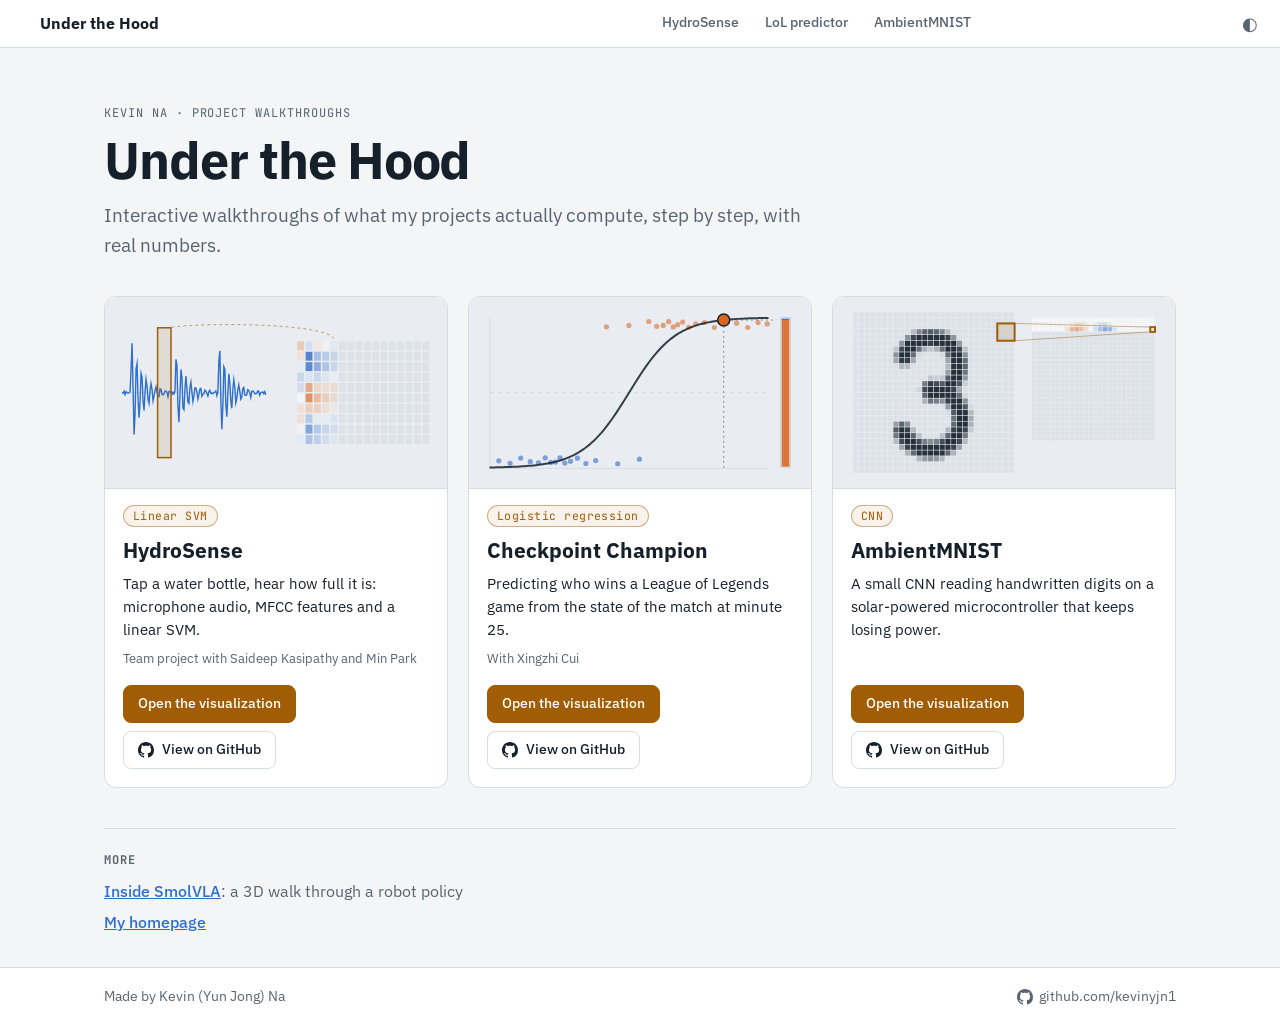
<file: index.html>
<!DOCTYPE html>
<html lang="en">
<head>
<meta charset="utf-8">
<meta name="viewport" content="width=device-width, initial-scale=1">
<title>Under the Hood</title>
<meta name="description" content="Interactive, step-by-step walkthroughs of what Kevin Na's ML projects actually compute, with real numbers.">
<link rel="icon" href="data:image/svg+xml,%3Csvg xmlns='http://www.w3.org/2000/svg' viewBox='0 0 16 16'%3E%3Crect x='1' y='1' width='6' height='6' rx='1' fill='%23A15C06'/%3E%3Crect x='9' y='1' width='6' height='6' rx='1' fill='%232F6FD0'/%3E%3Crect x='1' y='9' width='6' height='6' rx='1' fill='%232F6FD0'/%3E%3Crect x='9' y='9' width='6' height='6' rx='1' fill='%23A15C06'/%3E%3C/svg%3E">
<script>try{var t=localStorage.getItem('theme');if(t==='light'||t==='dark')document.documentElement.dataset.theme=t}catch(e){}</script>
<link rel="preconnect" href="https://fonts.googleapis.com">
<link rel="stylesheet" href="https://fonts.googleapis.com/css2?family=IBM+Plex+Sans:wght@400;500;600;700&family=JetBrains+Mono:wght@400;600&display=swap">
<link rel="stylesheet" href="./assets/site.css">
<link rel="stylesheet" href="./assets/home.css">
</head>
<body class="home-page">
<main class="home">
  <section class="hero">
    <p class="eyebrow">Kevin Na · project walkthroughs</p>
    <h1>Under the Hood</h1>
    <p class="lede">Interactive walkthroughs of what my projects actually compute, step by step, with real numbers.</p>
  </section>

  <section id="cards" class="cards" aria-label="Projects">
    <noscript><p>This page needs JavaScript to list the projects.</p></noscript>
  </section>

  <section class="more" aria-labelledby="more-h">
    <h2 class="eyebrow" id="more-h">More</h2>
    <ul>
      <li><a href="https://kevinyjn1.github.io/smolvla-viz-site/">Inside SmolVLA</a><span class="muted">: a 3D walk through a robot policy</span></li>
      <li><a href="https://kevinyjn1.github.io/">My homepage</a></li>
    </ul>
  </section>
</main>

<footer class="site-foot">
  <div class="inner">
    <span>Made by Kevin (Yun Jong) Na</span>
    <a href="https://github.com/kevinyjn1" target="_blank" rel="noopener"><svg viewBox="0 0 16 16" aria-hidden="true"><path d="M8 0C3.58 0 0 3.58 0 8c0 3.54 2.29 6.53 5.47 7.59.4.07.55-.17.55-.38 0-.19-.01-.82-.01-1.49-2.01.37-2.53-.49-2.69-.94-.09-.23-.48-.94-.82-1.13-.28-.15-.68-.52-.01-.53.63-.01 1.08.58 1.23.82.72 1.21 1.87.87 2.33.66.07-.52.28-.87.51-1.07-1.78-.2-3.64-.89-3.64-3.95 0-.87.31-1.59.82-2.15-.08-.2-.36-1.02.08-2.12 0 0 .67-.21 2.2.82.64-.18 1.32-.27 2-.27.68 0 1.36.09 2 .27 1.53-1.04 2.2-.82 2.2-.82.44 1.1.16 1.92.08 2.12.51.56.82 1.27.82 2.15 0 3.07-1.87 3.75-3.65 3.95.29.25.54.73.54 1.48 0 1.07-.01 1.93-.01 2.2 0 .21.15.46.55.38A8.013 8.013 0 0016 8c0-4.42-3.58-8-8-8z"/></svg>github.com/kevinyjn1</a>
  </div>
</footer>

<script type="module">
import { topbar, githubButton } from './assets/stepper.js';
import { PROJECTS } from './assets/projects.js';
import { mountPreview } from './assets/previews.js';

document.body.prepend(topbar(null, './'));

const esc = s => String(s ?? '').replace(/[&<>"']/g, c => ({ '&': '&amp;', '<': '&lt;', '>': '&gt;', '"': '&quot;', "'": '&#39;' }[c]));
const cards = document.getElementById('cards');
cards.innerHTML = PROJECTS.map(p => `
  <article class="card" data-slug="${esc(p.slug)}">
    <a class="preview" href="./${esc(p.slug)}/" tabindex="-1" aria-hidden="true"><canvas></canvas></a>
    <div class="card-body">
      <span class="tag">${esc(p.model)}</span>
      <h2>${esc(p.title)}</h2>
      <p class="blurb">${esc(p.blurb)}</p>
      ${p.team ? `<p class="team">${esc(p.team)}</p>` : ''}
      <div class="actions">
        <a class="btn primary" href="./${esc(p.slug)}/">Open the visualization</a>
        ${p.repo ? githubButton(esc(p.repo)) : ''}
      </div>
    </div>
  </article>`).join('');
cards.querySelectorAll('.card').forEach(c => mountPreview(c.querySelector('canvas'), c.dataset.slug));
</script>
</body>
</html>
</file>
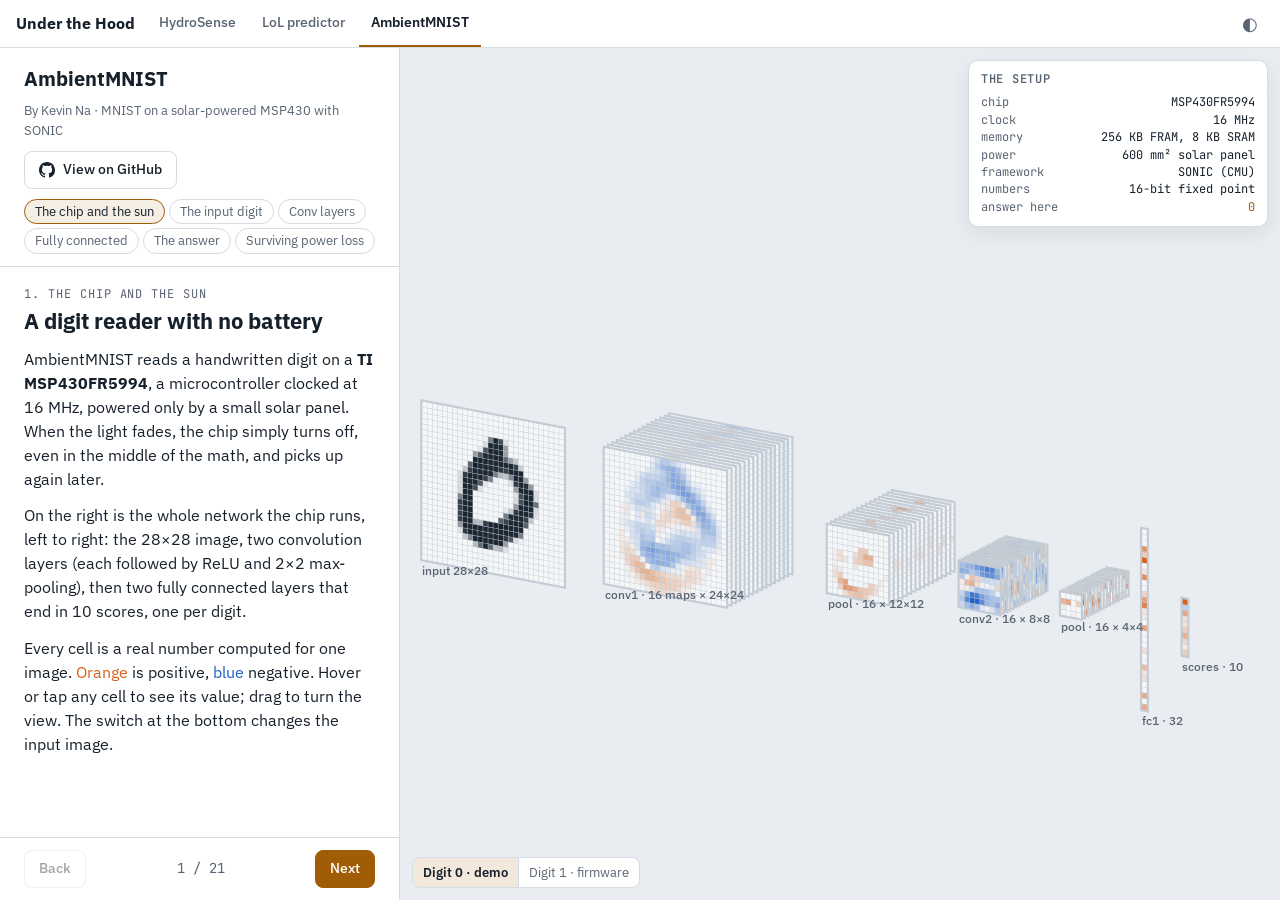
<file: ambient-mnist/index.html>
<!DOCTYPE html>
<html lang="en">
<head>
<meta charset="utf-8">
<meta name="viewport" content="width=device-width, initial-scale=1">
<title>AmbientMNIST, under the hood</title>
<meta name="description" content="Step by step, with the real integers: a small CNN reading a handwritten digit on a solar-powered MSP430 microcontroller that keeps losing power.">
<script>try{var t=localStorage.getItem('theme');if(t==='light'||t==='dark')document.documentElement.dataset.theme=t}catch(e){}</script>
<link rel="preconnect" href="https://fonts.googleapis.com">
<link rel="preconnect" href="https://fonts.gstatic.com" crossorigin>
<link rel="stylesheet" href="https://fonts.googleapis.com/css2?family=IBM+Plex+Sans:wght@400;500;600;700&family=JetBrains+Mono:wght@400;600&display=swap">
<link rel="stylesheet" href="../assets/site.css">
<link rel="stylesheet" href="./style.css">
</head>
<body>
<noscript><p style="padding:16px">This walkthrough needs JavaScript.</p></noscript>
<script type="module" src="./viz.js"></script>
</body>
</html>
</file>
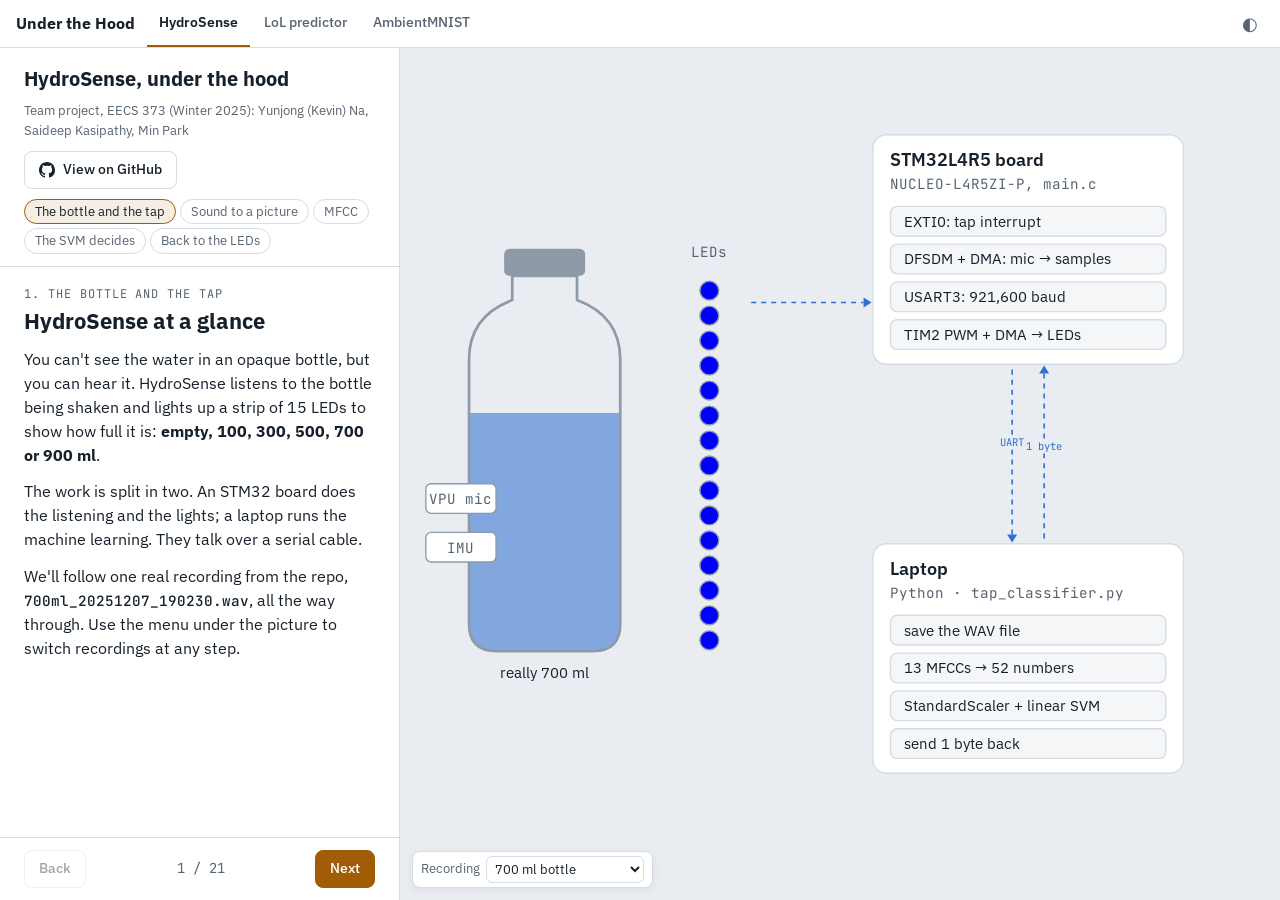
<file: hydrosense/index.html>
<!doctype html>
<html lang="en">
<head>
<meta charset="utf-8">
<meta name="viewport" content="width=device-width,initial-scale=1">
<title>HydroSense, under the hood</title>
<meta name="description" content="Step by step, with real numbers: how HydroSense turns the sound of a shaken water bottle into MFCC features, a linear SVM prediction and an LED level bar.">
<link rel="preconnect" href="https://fonts.googleapis.com">
<link rel="preconnect" href="https://fonts.gstatic.com" crossorigin>
<link rel="stylesheet" href="https://fonts.googleapis.com/css2?family=IBM+Plex+Sans:wght@400;500;600;700&family=JetBrains+Mono:wght@400;500&display=swap">
<link rel="stylesheet" href="../assets/site.css">
<link rel="stylesheet" href="style.css">
<script type="module" src="viz.js"></script>
</head>
<body>
<noscript><p style="padding:16px">This walkthrough needs JavaScript. The project itself is at <a href="https://github.com/saideepk444/HydroSense">github.com/saideepk444/HydroSense</a>.</p></noscript>
</body>
</html>
</file>
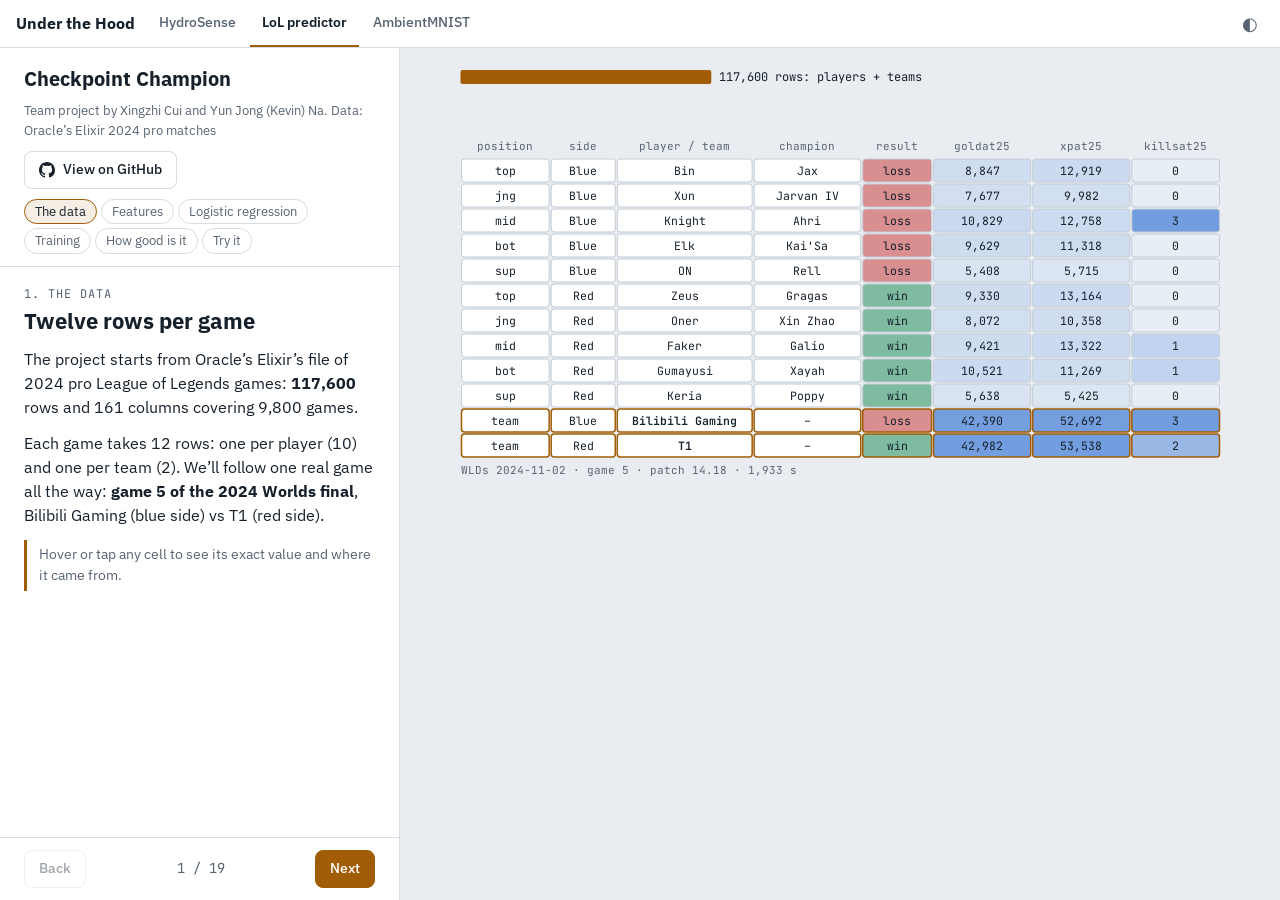
<file: lol-predictor/index.html>
<!doctype html>
<html lang="en">
<head>
<meta charset="utf-8">
<meta name="viewport" content="width=device-width, initial-scale=1">
<title>Checkpoint Champion, under the hood</title>
<meta name="description" content="Step by step: how a logistic regression predicts League of Legends winners from the state of the game at minute 25.">
<link rel="preconnect" href="https://fonts.googleapis.com">
<link rel="preconnect" href="https://fonts.gstatic.com" crossorigin>
<link href="https://fonts.googleapis.com/css2?family=IBM+Plex+Sans:wght@400;500;600;700&family=JetBrains+Mono:wght@400;600&display=swap" rel="stylesheet">
<link rel="stylesheet" href="../assets/site.css">
<link rel="stylesheet" href="style.css">
<script>try{var t=localStorage.getItem('theme');if(t)document.documentElement.dataset.theme=t;}catch(e){}</script>
</head>
<body>
<noscript><p style="padding:16px">This walkthrough needs JavaScript.</p></noscript>
<script type="module" src="viz.js"></script>
</body>
</html>
</file>
<file: assets/site.css>
/* Shared look for every page. Colors and fonts match Inside SmolVLA. */
@import url("https://fonts.googleapis.com/css2?family=IBM+Plex+Sans:wght@400;500;600;700&family=JetBrains+Mono:wght@400;600&display=swap");
:root{--bg:#F3F5F7;--surface:#FFFFFF;--ink:#16202B;--muted:#586472;--line:#D5DCE3;--accent:#A15C06;--flow:#2F6FD0;--stage:#E9EDF1;--neg:#1F5FC4;--pos:#D9601A;--zero:#F4F6F8;--empty:#DCE2E8;--cell-line:#C3CCD5;--frame:#8E9AA7;--good:#1E8A5A;--bad:#C2383A;--on-accent:#FFFFFF;
--font-body:"IBM Plex Sans","Helvetica Neue",Arial,sans-serif;--font-mono:"JetBrains Mono",ui-monospace,"SF Mono",Menlo,monospace}
@media(prefers-color-scheme:dark){:root:not([data-theme=light]){--bg:#10161D;--surface:#17202A;--ink:#E5EBF1;--muted:#9AA8B6;--line:#2B3644;--accent:#E8A33D;--flow:#6EA2F0;--stage:#0B1016;--neg:#4F93F5;--pos:#F58A3C;--zero:#18212B;--empty:#131B24;--cell-line:#2C3947;--frame:#5C6B7B;--good:#3DBE86;--bad:#F06A6C;--on-accent:#10161D;color-scheme:dark}}
:root[data-theme=dark]{--bg:#10161D;--surface:#17202A;--ink:#E5EBF1;--muted:#9AA8B6;--line:#2B3644;--accent:#E8A33D;--flow:#6EA2F0;--stage:#0B1016;--neg:#4F93F5;--pos:#F58A3C;--zero:#18212B;--empty:#131B24;--cell-line:#2C3947;--frame:#5C6B7B;--good:#3DBE86;--bad:#F06A6C;--on-accent:#10161D;color-scheme:dark}
*{box-sizing:border-box}
html,body{margin:0}
body{background:var(--bg);color:var(--ink);font-family:var(--font-body);font-size:16px;line-height:1.55;-webkit-text-size-adjust:100%}
p{margin:0 0 .8em}
a{color:var(--flow)}
.mono{font-family:var(--font-mono);font-size:.86em;font-variant-ligatures:none}
.eyebrow{font-family:var(--font-mono);font-size:12px;letter-spacing:.08em;text-transform:uppercase;color:var(--muted);margin:0}
.muted{color:var(--muted)}
button{font:inherit}
.btn{display:inline-flex;align-items:center;gap:8px;padding:7px 14px;border:1px solid var(--line);border-radius:8px;background:var(--surface);color:var(--ink);font-size:14px;font-weight:500;text-decoration:none;cursor:pointer;white-space:nowrap}
.btn:hover{border-color:var(--frame)}
.btn.primary{background:var(--accent);border-color:var(--accent);color:var(--on-accent)}
.btn.primary:hover{border-color:var(--accent);filter:brightness(1.08)}
.btn:disabled{opacity:.4;cursor:default}
.btn:focus-visible,#chapters button:focus-visible,#tabs a:focus-visible,#topbar .home:focus-visible,#theme:focus-visible{outline:2px solid var(--flow);outline-offset:2px}
.btn svg{width:16px;height:16px;fill:currentColor}

/* Top bar */
#topbar{display:flex;align-items:center;gap:12px;padding:0 16px;height:48px;background:var(--surface);border-bottom:1px solid var(--line)}
#topbar .home{font-weight:700;color:var(--ink);text-decoration:none;white-space:nowrap;border-radius:4px}
#topbar .home .ico{display:none;font-size:20px;line-height:1}
#tabs{display:flex;gap:2px;overflow-x:auto;scrollbar-width:none;flex:1;align-self:stretch}
#tabs::-webkit-scrollbar{display:none}
#tabs a{display:flex;align-items:center;padding:0 12px;font-size:14px;font-weight:500;color:var(--muted);text-decoration:none;white-space:nowrap;border-bottom:2px solid transparent}
#tabs a:hover{color:var(--ink)}
#tabs a.current{color:var(--ink);font-weight:600;border-bottom-color:var(--accent)}
#theme{border:0;background:none;color:var(--muted);cursor:pointer;padding:6px;border-radius:6px;font-size:18px;line-height:1;flex:none}
#theme:hover{color:var(--ink)}

/* Walkthrough layout: panel left, stage right */
body.walk{height:100vh;height:100dvh;overflow:hidden;display:grid;grid-template-rows:auto minmax(0,1fr)}
#app{min-height:0;display:grid;grid-template-columns:minmax(320px,400px) minmax(0,1fr)}
#panel{display:flex;flex-direction:column;min-height:0;background:var(--surface);border-right:1px solid var(--line)}
#panel header{padding:18px 24px 12px;border-bottom:1px solid var(--line);display:flex;flex-direction:column;gap:10px}
#panel header h2{margin:0;font-size:20px;line-height:1.25}
#panel .credit{font-size:13px;color:var(--muted);margin:0}
#chapters{display:flex;flex-wrap:wrap;gap:4px}
#chapters button{border:1px solid var(--line);background:none;color:var(--muted);border-radius:999px;padding:2px 10px;font-size:12.5px;cursor:pointer}
#chapters button.current{color:var(--ink);border-color:var(--accent);background:color-mix(in srgb,var(--accent) 10%,transparent)}
#step{flex:1;overflow-y:auto;padding:18px 24px}
#step h1{font-size:22px;line-height:1.25;margin:4px 0 12px}
#step-body{font-size:15.5px}
#step-body code{font-family:var(--font-mono);font-size:.86em;background:var(--zero);border:1px solid var(--line);border-radius:4px;padding:0 4px}
#step-body pre{font-family:var(--font-mono);font-size:12.5px;background:var(--zero);border:1px solid var(--line);border-radius:8px;padding:10px 12px;overflow-x:auto;line-height:1.45}
#step-body img{max-width:100%;height:auto}
#step-body table{border-collapse:collapse;font-size:14px;margin:0 0 .8em}
#step-body th,#step-body td{border-bottom:1px solid var(--line);padding:3px 8px;text-align:left}
#step-body .note{border-left:3px solid var(--accent);padding:4px 0 4px 12px;color:var(--muted);font-size:14px}
#panel footer{display:flex;align-items:center;justify-content:space-between;gap:8px;padding:12px 24px;border-top:1px solid var(--line)}
#count{color:var(--muted)}
#stage{position:relative;min-width:0;min-height:0;background:var(--stage);overflow:hidden}
#stage-inner{position:absolute;inset:0}
#stage .tip{position:absolute;pointer-events:none;background:var(--surface);color:var(--ink);border:1px solid var(--line);border-radius:6px;padding:4px 8px;font-family:var(--font-mono);font-size:12px;box-shadow:0 4px 14px rgba(0,0,0,.12);opacity:0;transition:opacity .12s;z-index:5;max-width:260px}
#stage .tip.show{opacity:1}
#stage .stage-error{position:absolute;inset:auto 16px 50% 16px;text-align:center;color:var(--muted);margin:0}
#stage-controls{position:absolute;left:12px;bottom:12px;display:flex;gap:8px;flex-wrap:wrap;z-index:4}
@media (max-width:820px){
  #app{grid-template-columns:1fr;grid-template-rows:minmax(0,52fr) minmax(0,48fr)}
  #stage{order:-1}
  #panel{border-right:0;border-top:1px solid var(--line)}
  #panel header{padding:10px 16px 8px}
  #panel header h2,#panel .credit{display:none}
  #step{padding:12px 16px}
  #step h1{font-size:18px;margin-bottom:8px}
  #step-body{font-size:15px}
  #panel footer{padding:8px 16px}
  #topbar{gap:6px;padding:0 10px}
  #topbar .home .long{display:none}
  #topbar .home .ico{display:inline}
  #tabs a{padding:0 9px}
}
@media (prefers-reduced-motion:reduce){*{transition-duration:0s!important;animation-duration:0s!important}}
</file>
<file: assets/home.css>
/* Home page and 404 page. Loaded after site.css. */
body.home-page{min-height:100vh;display:flex;flex-direction:column}
body.home-page #topbar{position:sticky;top:0;z-index:10}
.home{width:100%;max-width:1120px;margin:0 auto;padding:0 24px;flex:1}
.hero{padding:56px 0 36px;max-width:720px}
.hero h1{font-size:clamp(34px,6vw,52px);line-height:1.05;letter-spacing:-.02em;margin:10px 0 14px}
.hero .lede{font-size:clamp(17px,2.2vw,19px);color:var(--muted);margin:0}

.cards{display:grid;grid-template-columns:repeat(auto-fill,minmax(300px,1fr));gap:20px;margin:0 0 40px}
.card{display:flex;flex-direction:column;background:var(--surface);border:1px solid var(--line);border-radius:12px;overflow:hidden;transition:border-color .15s,transform .15s,box-shadow .15s}
.card:hover{border-color:var(--frame);transform:translateY(-2px);box-shadow:0 8px 24px rgba(0,0,0,.08)}
.card .preview{display:block;aspect-ratio:16/9;background:var(--stage);border-bottom:1px solid var(--line)}
.card .preview canvas{display:block;width:100%;height:100%}
.card-body{display:flex;flex-direction:column;gap:8px;padding:16px 18px 18px;flex:1}
.card .tag{display:inline-block;align-self:flex-start;font-family:var(--font-mono);font-size:11.5px;letter-spacing:.04em;color:var(--accent);border:1px solid color-mix(in srgb,var(--accent) 45%,transparent);background:color-mix(in srgb,var(--accent) 8%,transparent);border-radius:999px;padding:1px 9px}
.card h2{font-size:21px;line-height:1.25;margin:2px 0 0}
.card .blurb{margin:0;font-size:15px}
.card .team{margin:0;font-size:13px;color:var(--muted)}
.card .actions{display:flex;flex-wrap:wrap;gap:8px;margin-top:auto;padding-top:8px}

.more{border-top:1px solid var(--line);padding:22px 0 8px;margin-bottom:24px}
.more ul{list-style:none;margin:10px 0 0;padding:0;display:flex;flex-direction:column;gap:6px}
.more a{font-weight:500}

.site-foot{border-top:1px solid var(--line);background:var(--surface)}
.site-foot .inner{max-width:1120px;margin:0 auto;padding:18px 24px;display:flex;flex-wrap:wrap;gap:8px 18px;align-items:center;justify-content:space-between;font-size:14px;color:var(--muted)}
.site-foot a{display:inline-flex;align-items:center;gap:6px;color:var(--muted);text-decoration:none}
.site-foot a:hover{color:var(--ink)}
.site-foot svg{width:16px;height:16px;fill:currentColor}

.lost{padding:80px 0;max-width:560px}
.lost h1{font-size:clamp(30px,5vw,44px);margin:8px 0 12px;line-height:1.1}

@media (max-width:640px){
  .home{padding:0 16px}
  .hero{padding:32px 0 24px}
  .cards{grid-template-columns:1fr;gap:16px}
  .site-foot .inner{padding:16px}
}
@media (prefers-reduced-motion:reduce){.card:hover{transform:none}}
</file>
<file: ambient-mnist/style.css>
/* AmbientMNIST page: only what the shared shell (../assets/site.css) does not cover. */
#stage-inner canvas.am-canvas{position:absolute;inset:0;width:100%;height:100%;display:block;touch-action:none;cursor:default}
#stage-inner canvas.am-canvas.orbit{cursor:grab}
#stage-inner canvas.am-canvas.dragging{cursor:grabbing}

/* Explanation card on the stage */
.am-card{position:absolute;top:12px;right:12px;width:300px;max-height:calc(100% - 72px);overflow:auto;background:var(--surface);border:1px solid var(--line);border-radius:10px;padding:10px 12px;font-size:13px;line-height:1.45;box-shadow:0 6px 20px rgba(0,0,0,.08);opacity:0;transform:translateY(-4px);transition:opacity .3s,transform .3s;pointer-events:auto;z-index:3}
.am-card.show{opacity:1;transform:none}
.am-card h3{margin:0 0 6px;font-size:12px;font-family:var(--font-mono);letter-spacing:.06em;text-transform:uppercase;color:var(--muted);font-weight:600}
.am-card p{margin:0 0 6px}
.am-card .row{display:flex;justify-content:space-between;gap:10px;font-family:var(--font-mono);font-size:12px;font-variant-ligatures:none}
.am-card .row span:first-child{color:var(--muted)}
.am-card .big{font-family:var(--font-mono);font-size:15px;font-weight:600}
.am-card .eq{font-family:var(--font-mono);font-size:12px;background:var(--zero);border:1px solid var(--line);border-radius:6px;padding:6px 8px;margin:6px 0;overflow-x:auto;white-space:nowrap;font-variant-ligatures:none}
.am-card .muted{color:var(--muted)}
.am-card .pos{color:var(--pos)}
.am-card .neg{color:var(--neg)}
.am-card .acc{color:var(--accent)}
.am-prods{display:grid;grid-template-columns:repeat(5,1fr);gap:2px;margin:6px 0;font-family:var(--font-mono);font-size:11px;font-variant-ligatures:none}
.am-prods div{background:var(--zero);border:1px solid var(--line);border-radius:3px;text-align:center;padding:1px 0;line-height:1.25}
.am-prods div small{display:block;color:var(--muted);font-size:9.5px}
.am-bars{display:grid;grid-template-columns:auto 1fr auto;gap:2px 6px;align-items:center;font-family:var(--font-mono);font-size:11px;margin:6px 0;font-variant-ligatures:none}
.am-bars .bar{height:8px;position:relative;background:var(--zero);border-radius:2px}
.am-bars .bar i{position:absolute;top:0;bottom:0;border-radius:2px}

/* Full-stage figure (SVG/HTML) for steps that are not grids */
.am-fig{position:absolute;inset:0;display:flex;align-items:center;justify-content:center;padding:16px 16px 56px;opacity:0;transition:opacity .35s;pointer-events:none;z-index:2}
.am-fig.show{opacity:1;pointer-events:auto}
.am-fig svg{width:100%;height:100%;max-width:900px;overflow:visible}
.am-fig svg text{font-family:var(--font-body);fill:var(--ink)}
.am-fig svg .mono{font-family:var(--font-mono);font-variant-ligatures:none}
.am-fig svg .muted{fill:var(--muted)}
.am-fig .tbl{background:var(--surface);border:1px solid var(--line);border-radius:10px;padding:12px 14px;max-width:560px;width:100%;max-height:100%;overflow:auto;font-size:13px}
.am-fig table{border-collapse:collapse;width:100%;font-family:var(--font-mono);font-size:12.5px;font-variant-ligatures:none}
.am-fig th,.am-fig td{padding:3px 8px;text-align:right;border-bottom:1px solid var(--line)}
.am-fig th{font-family:var(--font-body);font-weight:600;font-size:12px;color:var(--muted);vertical-align:bottom}
.am-fig td:first-child,.am-fig th:first-child{text-align:center}
.am-fig td.win{color:var(--accent);font-weight:700}
.am-fig .tbl p{margin:8px 0 0;color:var(--muted);font-size:12.5px}

/* Small controls on the stage */
.am-seg{display:inline-flex;border:1px solid var(--line);border-radius:8px;overflow:hidden;background:var(--surface)}
.am-seg button,.am-btn{border:0;background:none;color:var(--muted);padding:5px 10px;font-size:12.5px;cursor:pointer;white-space:nowrap}
.am-seg button+button{border-left:1px solid var(--line)}
.am-seg button.on{color:var(--ink);background:color-mix(in srgb,var(--accent) 14%,transparent);font-weight:600}
.am-btn{border:1px solid var(--line);border-radius:8px;background:var(--surface);color:var(--ink)}
.am-btn:hover,.am-seg button:hover{color:var(--ink)}
.am-btn:focus-visible,.am-seg button:focus-visible{outline:2px solid var(--flow);outline-offset:1px}
.am-badge{position:absolute;left:50%;top:50%;transform:translate(-50%,-50%);font-family:var(--font-mono);font-weight:600;font-size:14px;padding:8px 14px;border-radius:8px;background:var(--surface);border:1px solid var(--line);box-shadow:0 6px 20px rgba(0,0,0,.15);opacity:0;transition:opacity .2s;pointer-events:none;z-index:4;text-align:center;max-width:80%}
.am-badge.show{opacity:1}
.am-badge.off{color:var(--bad)}
.am-badge.on{color:var(--good)}
.am-gauge{height:10px;border-radius:5px;background:var(--zero);border:1px solid var(--line);position:relative;margin:4px 0 2px;overflow:hidden}
.am-gauge i{position:absolute;left:0;top:0;bottom:0;background:var(--good);transition:width .08s linear}
.am-gauge b{position:absolute;top:-2px;bottom:-2px;width:2px;background:var(--bad)}

@media (max-width:820px){
  .am-card{left:8px;right:8px;top:8px;width:auto;max-height:42%;font-size:12px;padding:8px 10px}
  .am-card h3{margin-bottom:4px}
  .am-prods{font-size:10px}
  .am-fig{padding:8px 8px 48px}
  .am-fig table{font-size:11.5px}
  .am-fig th,.am-fig td{padding:2px 5px}
}
</file>
<file: hydrosense/style.css>
/* HydroSense page: stage drawing styles. Colors come from ../assets/site.css tokens. */
#hs-svg{position:absolute;inset:0;width:100%;height:100%;display:block;touch-action:manipulation;user-select:none;-webkit-user-select:none}
#hs-svg text{font-family:var(--font-body)}
#hs-svg .t{font-size:12px;fill:var(--ink)}
#hs-svg .ts{font-size:11px;fill:var(--ink)}
#hs-svg .tm{font-family:var(--font-mono);font-size:10.5px;fill:var(--muted)}
#hs-svg .tv{font-family:var(--font-mono);font-size:10.5px;fill:var(--ink);pointer-events:none}
#hs-svg .tt{font-size:13px;font-weight:600;fill:var(--ink)}
#hs-svg .tb{font-weight:600}
#hs-svg .tacc{fill:var(--accent)}
#hs-svg .halo{paint-order:stroke;stroke:var(--stage);stroke-width:3px;stroke-linejoin:round}

/* elements move and fade between steps */
.el{opacity:0;pointer-events:none;transition:transform .85s cubic-bezier(.45,0,.2,1),opacity .45s ease;transform-origin:0 0}
.el.on{opacity:1}
.el.on *{pointer-events:auto}
.el.jump{transition:opacity .45s ease}
#hs-svg.noanim .el{transition:none}
.opt{opacity:0;transition:opacity .45s ease}
.el[data-mode~=frames] .m-frames,.el[data-mode~=bytes] .m-bytes,.el[data-mode~=mel] .m-mel,
.el[data-mode~=cursor] .m-cursor,.el[data-mode~=raw] .m-raw,.el[data-mode~=scaled] .m-scaled{opacity:1}
.el[data-mode~=map] .txt-hide{opacity:0}
.txt-hide{transition:opacity .25s}

.box{fill:var(--surface);stroke:var(--line)}
.pill{fill:var(--zero);stroke:var(--line)}
.axis{stroke:var(--frame);stroke-width:1;fill:none}
.gridl{stroke:var(--line);stroke-width:1;fill:none}
.hit{fill:transparent;cursor:crosshair}
.cell{stroke:var(--stage);stroke-width:1;transition:fill .6s ease}
.mcell{transition:fill .6s ease}
[data-h].hl{stroke:var(--ink);stroke-width:1.5}
.wavefill{fill:var(--flow);opacity:.8}
.dcline{stroke:var(--muted);stroke-dasharray:3 3;fill:none}
.hiframe{fill:var(--accent);fill-opacity:.18;stroke:var(--accent);stroke-width:1.2}
.comb{stroke:var(--muted);stroke-width:.6}
.sigline{fill:none;stroke:var(--flow);stroke-width:1.2}
.hann{fill:none;stroke:var(--accent);stroke-width:1.2;stroke-dasharray:5 4}
.specfill{fill:var(--pos);fill-opacity:.22}
.specline{fill:none;stroke:var(--pos);stroke-width:1.1}
.tri{fill:none;stroke:var(--muted);stroke-width:.6;stroke-opacity:.55}
.tri-hl{fill:var(--accent);fill-opacity:.12;stroke:var(--accent);stroke-width:1.6}
.cursor{fill:none;stroke:var(--accent);stroke-width:1.6}
.hm{image-rendering:pixelated}
.bottle{fill:none;stroke:var(--frame);stroke-width:2}
.cap{fill:var(--frame)}
.water{fill:var(--flow);fill-opacity:.55;transition:transform .9s cubic-bezier(.45,0,.2,1)}
.sensor{fill:var(--surface);stroke:var(--frame)}
.led{stroke:var(--frame);stroke-width:1;transition:fill .3s}
.el[data-mode~=rec] .led{animation:hs-blink .2s steps(1) infinite}
@keyframes hs-blink{50%{opacity:.12}}
.ripple{fill:none;stroke:var(--accent);stroke-width:2;opacity:0;transform-box:fill-box;transform-origin:center}
.el[data-mode~=tap] .ripple{animation:hs-ripple 2.2s ease-out infinite}
@keyframes hs-ripple{0%{opacity:.9;transform:scale(.4)}70%{opacity:0;transform:scale(2.6)}100%{opacity:0}}
.band-wait{fill:var(--muted);fill-opacity:.15;stroke:var(--line)}
.band-rec{fill:#FF5000;fill-opacity:.16;stroke:#FF5000;stroke-opacity:.5}
.playhead{stroke:var(--accent);stroke-width:2;opacity:0}
.el[data-mode~=play] .playhead{opacity:1;animation:hs-play 4.5s linear infinite}
@keyframes hs-play{from{transform:translateX(0)}to{transform:translateX(540px)}}
.b-mark{fill:color-mix(in srgb,var(--accent) 16%,var(--surface));stroke:var(--accent)}
.b-head{fill:color-mix(in srgb,var(--flow) 14%,var(--surface));stroke:var(--flow)}
.b-data{fill:var(--surface);stroke:var(--line)}
.track{fill:var(--zero);stroke:var(--line)}
.bar{fill:var(--flow);transform-box:fill-box;transform-origin:0 50%;transition:transform .7s cubic-bezier(.45,0,.2,1),fill .3s}
.bar.win{fill:var(--accent)}
.diag{fill:none;stroke:var(--ink);stroke-width:1.4}
.rowhl{fill:var(--accent);fill-opacity:.14;stroke:var(--accent)}
.pulse-line{fill:none;stroke:var(--ink);stroke-width:1.3}
.pt{stroke:var(--surface);stroke-width:.8}
.pt.ho{fill:var(--surface)!important;stroke-width:1.4}
.me{fill:none;stroke:var(--accent);stroke-width:2.5}
.zero{stroke:var(--frame);stroke-width:1}

/* overlay: arrows, highlight boxes */
.arrow{fill:none;stroke:var(--flow);stroke-width:1.6;stroke-dasharray:5 5;animation:hs-flow .9s linear infinite}
.arrowhead{fill:var(--flow)}
@keyframes hs-flow{to{stroke-dashoffset:-10}}
.ov{opacity:0;animation:hs-in .5s ease .45s forwards}
.ov.out{animation:hs-out .3s ease forwards}
@keyframes hs-in{to{opacity:1}}
@keyframes hs-out{from{opacity:1}to{opacity:0}}
.litbox{fill:none;stroke:var(--accent);stroke-width:2;rx:8;opacity:0;transition:opacity .3s}
.litbox.lit{opacity:1}

/* on-stage controls */
.hs-ctl{display:flex;align-items:center;gap:6px;background:var(--surface);border:1px solid var(--line);border-radius:8px;padding:4px 8px;font-size:13px;color:var(--muted);box-shadow:0 2px 8px rgba(0,0,0,.06)}
.hs-ctl select{font:inherit;font-size:13px;color:var(--ink);background:var(--surface);border:1px solid var(--line);border-radius:6px;padding:3px 4px;max-width:210px}
.hs-ctl button{font:inherit;font-size:13px;border:1px solid var(--line);background:var(--surface);color:var(--ink);border-radius:6px;padding:3px 10px;cursor:pointer}
.hs-ctl button.on{border-color:var(--accent);background:color-mix(in srgb,var(--accent) 12%,transparent)}
#step-body b.v{font-family:var(--font-mono);font-weight:500;font-size:.92em}
@media (max-width:820px){.hs-ctl{font-size:12px;padding:3px 6px}.hs-ctl select{max-width:170px;font-size:12px}}
.ov{pointer-events:none}
/* small stages (phones): bigger type inside the scaled drawings */
#hs-svg.narrow .tm{font-size:12.5px}
#hs-svg.narrow .ts{font-size:13px}
#hs-svg.narrow .t{font-size:13.5px}
#hs-svg.narrow .tt{font-size:15px}
#hs-svg.narrow .tv{font-size:11.5px}
</file>
<file: lol-predictor/style.css>
/* Checkpoint Champion page: only what the shared shell does not cover. */
.lol-svg{position:absolute;inset:0;width:100%;height:100%;display:block;overflow:visible;touch-action:pan-y}
.lol-svg text{pointer-events:none;font-family:var(--font-body)}
.lol-svg text.m{font-family:var(--font-mono);font-variant-ligatures:none}
.lol-svg text.b{font-weight:600}
.lol-svg text.hit{pointer-events:auto}
.lol-svg [data-tip]{cursor:default}
.lol-canvas{position:absolute;inset:0;width:100%;height:100%;pointer-events:none;opacity:0;transition:opacity .5s}
.lol-canvas.on{opacity:1}
.lol-loading{position:absolute;inset:0;display:grid;place-items:center;color:var(--muted);font-family:var(--font-mono);font-size:13px}

/* "Try it" sliders live in the step text panel */
.lol-try{display:flex;flex-direction:column;gap:10px;margin-top:6px}
.lol-try label{display:grid;grid-template-columns:1fr auto;gap:2px 8px;align-items:center;font-size:14px}
.lol-try label span{color:var(--ink)}
.lol-try output{font-family:var(--font-mono);font-size:13px;color:var(--muted);text-align:right}
.lol-try input[type=range]{grid-column:1 / -1;width:100%;accent-color:var(--accent);margin:0;height:24px}
.lol-try .seg{display:flex;gap:6px;align-items:center;font-size:14px}
.lol-try .seg button{border:1px solid var(--line);background:var(--surface);color:var(--muted);border-radius:6px;padding:3px 12px;cursor:pointer;font-size:13px}
.lol-try .seg button.on{color:#fff;background:var(--flow);border-color:var(--flow)}
.lol-try .seg button.on.red{background:var(--bad);border-color:var(--bad)}
.lol-try .row{display:flex;gap:8px;flex-wrap:wrap;align-items:center}
#stage-controls .btn{padding:5px 12px;font-size:13px}
</file>
